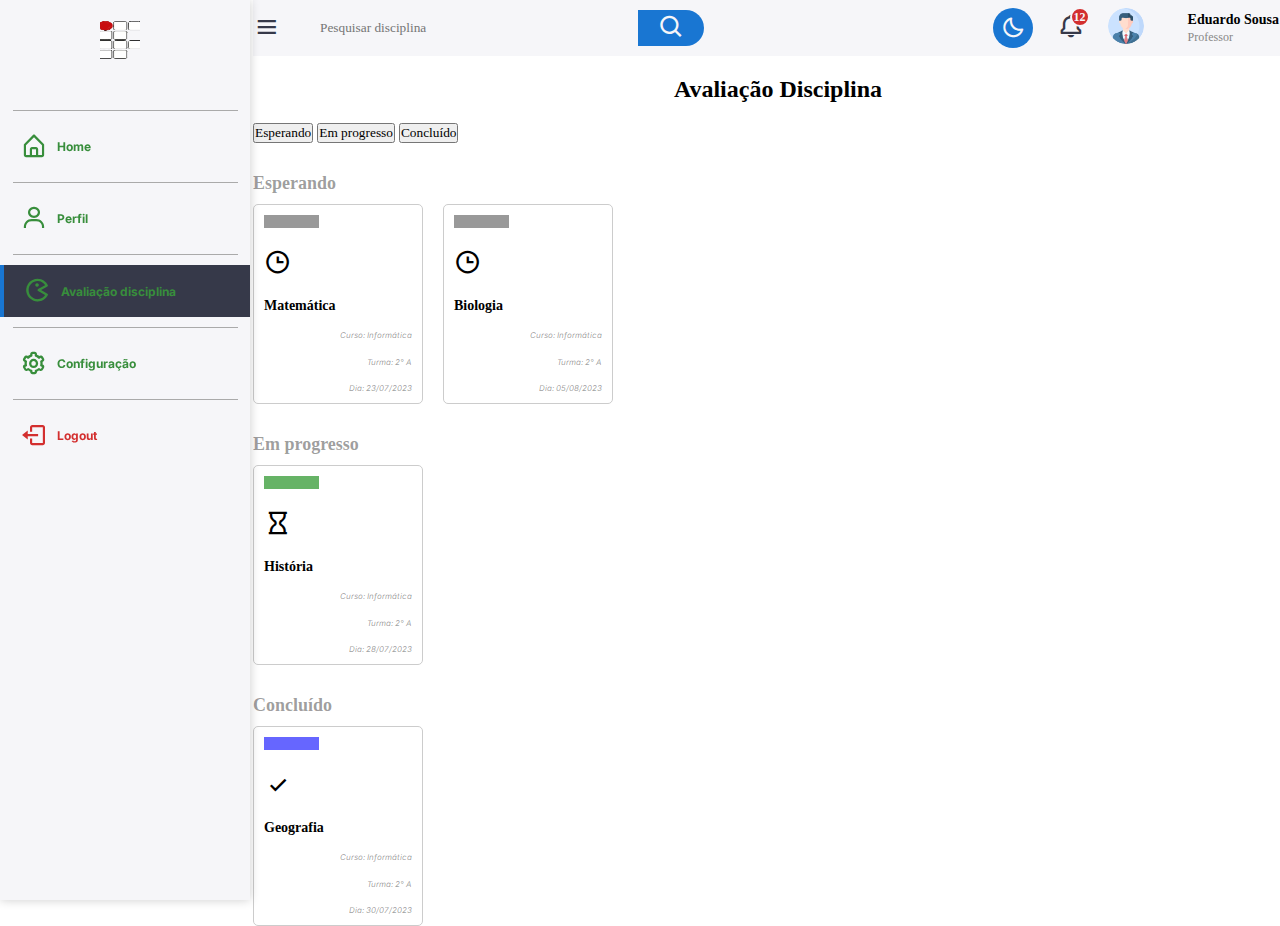
<file: tela_inicial/index.html>
<!DOCTYPE html>
<html lang="pt-br">

<head>
    <meta charset="UTF-8">
    <meta name="viewport" content="width=device-width, initial-scale=1.0">
    <link href='https://unpkg.com/boxicons@2.1.4/css/boxicons.min.css' rel='stylesheet'>
    <link rel="stylesheet" href="css/style.css">
    <link rel="stylesheet" href="css/global.css" />
    <script src="js/script.js"></script>

    <title>Avaliação disciplina</title>
</head>

<body>
    <header>
        <!--SideBar-->
        <div class="sidebar ">
            <div class="logo">
                <img class="logo-ifba-branca-1-icon" alt="" src="./img/logo-ifba-branca-1@2x.png" />
            </div>

            <div class="menu-group">
                <ul class="side-menu">
                    <div class="separator"></div>
                    <li><a href="#"><i class='bx bx-home-alt'></i>Home</a></li>

                    <div class="separator"></div>
                    <li><a href="#"><i class='bx bx-user'></i>Perfil</a></li>

                    <div class="separator"></div>
                    <li class="active"><a href="#"><i class='bx bx-game'></i>Avaliação disciplina</a></li>

                    <div class="separator"></div>
                    <li><a href="#"><i class='bx bx-cog'></i>Configuração</a></li>
                </ul>

                <ul class="side-menu">
                    <div class="separator"></div>
                    <li>
                        <a href="#" class="logout">
                            <i class='bx bx-log-out'></i>
                            Logout
                        </a>
                    </li>
                </ul>
            </div>
        </div>
    </header>
    <!--End of sidebar -->

    <!-- Main content -->
    <div class="content">

        <!--NavBar-->
        <nav>
            <i class="bx bx-menu"></i>
            <form action="#">

                <div class="form-input">
                    <input type="search" placeholder="Pesquisar disciplina">
                    <button class="search-btn" type="submit"><i class="bx bx-search"></i></button>
                </div>

            </form>

            <button id="theme-toggle" class="theme-toggle">
                <i class="bx bx-moon"></i>
            </button>

            <a href="#" class="notif">
                <i class="bx bx-bell"></i>
                <span class="count">12</span>
            </a>

            <a href="#" class="profile">
                <img src="img/profile.png" alt="Profile Image">
            </a>

            <!-- Professor Details -->
            <div class="professor-details">
                <span class="professor-name">Eduardo Sousa</span>
                <span class="professor-role">Professor</span>
            </div>


        </nav>
        <!--End of NavBar -->

        <main class="main-content">
            <div class="header">
                <div class="left">
                    <h1>Avaliação Disciplina</h1>
                </div>
            </div>

            <div class="tabs">
                <button class="tab active" onclick="changeSection('esperando')">Esperando</button>
                <button class="tab" onclick="changeSection('progresso')">Em progresso</button>
                <button class="tab" onclick="changeSection('concluido')">Concluído</button>
            </div>

            <!-- Seção "Esperando" -->
            <div class="section">
                <h2 class="section-title">Esperando</h2>
                <div class="cards-container">

                    <!-- Card de disciplina -->
                    <div class="card waiting-card">
                        <div class="status-bar waiting-bar"></div>
                        <i class="bx bx-time"></i>
                        <h3 class="subject-title">Matemática</h3>
                        <p class="subject-info">Curso: Informática</p>
                        <p class="subject-info">Turma: 2° A</p>
                        <p class="subject-info">Dia: 23/07/2023</p>
                    </div>

                    <!-- Card de disciplina -->
                    <div class="card waiting-card">
                        <div class="status-bar waiting-bar"></div>
                        <i class="bx bx-time"></i>
                        <h3 class="subject-title">Biologia</h3>
                        <p class="subject-info">Curso: Informática</p>
                        <p class="subject-info">Turma: 2° A</p>
                        <p class="subject-info">Dia: 05/08/2023</p>
                    </div>

                </div>
            </div>

            <!-- Seção "Em progresso" -->
            <div class="section">
                <h2 class="section-title">Em progresso</h2>
                <div class="cards-container">

                    <!-- Card de disciplina -->
                    <div class="card in-progress-card">
                        <div class="status-bar in-progress-bar"></div>
                        <i class="bx bx-hourglass"></i>
                        <h3 class="subject-title">História</h3>
                        <p class="subject-info">Curso: Informática</p>
                        <p class="subject-info">Turma: 2° A</p>
                        <p class="subject-info">Dia: 28/07/2023</p>
                    </div>

                </div>
            </div>

            <!-- Seção "Concluído" -->
            <div class="section">
                <h2 class="section-title">Concluído</h2>
                <div class="cards-container">

                    <!-- Card de disciplina -->
                    <div class="card completed-card">
                        <div class="status-bar completed-bar"></div>
                        <i class="bx bx-check"></i>
                        <h3 class="subject-title">Geografia</h3>
                        <p class="subject-info">Curso: Informática</p>
                        <p class="subject-info">Turma: 2° A</p>
                        <p class="subject-info">Dia: 30/07/2023</p>
                    </div>

                </div>
            </div>
        </main>


    </div>
    <script src="js/index.ts"></script>
</body>

</html>
</file>
<file: tela_inicial/css/style.css>
*{
    margin: 0;
    padding: 0;
    box-sizing: border-box;
    font-family: 'sans-serif';
}

.bx {
    font-size: 1.7rem;

}

a {
    text-decoration: none;
    
}

li {
    list-style: none;

}


body.dark {
    --light: #181a1e;
    --grey: #25252c;
    --dark: #fbfbfb;
}

body {
    background: var(--grey);
    overflow-x: hidden;
}


.menu-group {
    display: flex;
    flex-direction: column;
    justify-content: flex-start;
    margin-top: 80px; 
}

/* Sidebar styles */

.sidebar {
    position: fixed;
    top: 0;
    left: 0;
    background: var(--light);
    width: 250px;
    height: 100%;
    z-index: 2000;
    overflow-x: hidden;
    transition: all 0.3s ease;
    box-shadow: 0 0 10px rgba(0, 0, 0, 0.2); 
  }
  
  .sidebar .logo {
    display: flex;
    justify-content: center;
    align-items: center;
    height: 80px;
    background-color: var(--grey);
  }
  
  .sidebar .logo img {
    width: 40px;
    height: 40px;
    margin-right: 10px;
  }
  
  .sidebar .logo span {
    color: #fff;
    font-size: var(--font-size-xl);
    font-weight: bold;
    font-family: var(--font-inter);
  }
  
  .sidebar .menu-group {
    margin-top: 20px;
    padding: 0;
  }
  
  .sidebar .side-menu {
    list-style: none;
    padding: 0;
  }
  
  .sidebar .side-menu li {
    padding: 12px 20px;
    transition: background-color 0.3s;
    display: flex;
    align-items: center;
  }
  
  .sidebar .side-menu li.active {
    background-color: var(--dark);
    border-left: 4px solid var(--primary); 
    position: relative;
  }
  
  .sidebar .side-menu li.active::before{
    content: "";
    position: absolute;
    width: 40px;
    height: 48px;
    border-radius: 50%;
    right: 0;
    box-shadow: 20px 20px 0 var(--grey);
    z-index: -1;

  }
  .sidebar .side-menu li.active::after {
    content: "";
    position: absolute;
    width: 40px;
    height: 48px;
    border-radius: 50%;
    right: 0;
    box-shadow: 20px -20px 0 var(--grey);
    z-index: -1;
  }
  
  .sidebar .side-menu li.active::before {
    top: -20px;
  }
  
  .sidebar .side-menu li.active::after {
    bottom: -20px;
  }
  
  .sidebar .side-menu li a {
    color: var(--success);
    text-decoration: none;
    font-size: var(--font-size-xs);
    font-weight: bold;
    font-family: var(--font-inter);
    display: flex;
    align-items: center;
  }
  
  .sidebar .side-menu li a i {
    margin-right: 10px;
  }
  
  .sidebar .separator {
    background-color: var(--dark-grey); 
    border-top: 1px solid var(--dark-grey);
    box-sizing: border-box;
    width: 90%;
    height: 1px;
    margin: 10px auto;
  }

  .sidebar.side-menu li a{
    width: 100%;
    height: 100%;
    background: var(--light);
    display: flex;
    align-items: center;
    border-radius: 48px;
    font-size: 16px;
    color: var(--dark);
    white-space: nowrap;
    overflow-y: hidden;
    transition: all 0.3;
  }
  
  .sidebar.side-menu li :active a {
    color: var(--success);

  }

  
/*varificar*/
  .sidebar.close.side-menu li a {
    width: calc(48px - (4px * 2));
    transition: all 0.3s ease;
  }

  .sidebar.side-menu li a .bx{
    min-width: calc(60px - ((4px + 6px) * 2));
    display: flex;
    font-size: 1.6rem;
    justify-content: center;
  }
  
  .sidebar .side-menu li a.logout {
    color: var(--danger);
  }

/*Content */
.content {
    position: relative;
    width: calc(100% - 230px);
    left: 230px;
    transition: all 0.3s ease;
    margin: 0 23px;
}

@media (max-width: 768px) {
    .content {
        max-width: calc(100% - 60px);
        left: 60px;
    }

    .cards-container {
        flex-direction: column;
    }

    .card {
        width: 100%;
    }
}

.sidebar.close~.content {
    width: calc(100% - 60%);
    left: 60px;
}

/* Navbar*/

.content nav {
    height: 56px;
    background: var(--light);
    padding: 0 24px 0 0;
    display: flex;
    align-items: center;
    justify-content: space-between; 
    grid-gap: 24px;
    position: sticky;
    top: 0;
    left: 0;
    z-index: 1000;
    /*background: linear-gradient(to bottom, var(--light), var(--light-primary)); */
}

.content nav::backdrop {
    content: "";
    position: absolute;
    width: 40px;
    height: 40px;
    bottom: -40px;
    left: 0;
    border-radius: 50%;
    box-shadow: -20px -20px 0 var(--light);
}


.content nav a{
    color: var(--dark)
}

.content nav .bx.bx-menu {
    cursor: pointer;
    color: var(--dark)
}

.content nav form {
    max-width: 400px;
    width: 100%;
    margin-right: auto;
    flex-grow: 1; 
}

.content nav form .form-input{
    display: flex;
    align-items: center;
    height: 36px;
}

.content nav form .form-input input {
    flex-grow: 1;
    padding: 0 16px;
    height: 100%;
    border: none;
    background: var(--grey);
    border-radius: 36px 0 0 36px;
    outline: none;
    width: 100%;
    color: var(--dark);
    transition: background-color 0.3s ease;
}

.content nav form .form-input button {
    width: 80px;
    height: 100%;
    display: flex;
    justify-content: center;
    align-items: center;
    background: var(--primary);
    color: var(--light);
    transition: background-color 0.3s ease, color 0.3s ease;
    font-size: 18px;
    border: none;
    outline: none;
    border-radius: 0 36px 36px 0;
    cursor: pointer;
  
}

.content nav form .form-input button:hover {
    background: var(--light);
    color: var(--primary);
}

.content nav .theme-toggle {
    display: flex;
    align-items: center;
    justify-content: center;
    width: 40px;
    height: 40px;
    background: var(--primary);
    color: var(--light);
    border: none;
    border-radius: 50%;
    cursor: pointer;
    transition: background-color 0.3s ease, color 0.3s ease, transform 0.3s ease;
}

.content nav .theme-toggle i {
    font-size: 24px;
    transition: transform 0.3s ease;
}

.content nav .theme-toggle:hover {
    background-color: var(--light);
    color: var(--primary);
    transform: scale(1.1);
}

.content nav .theme-toggle:hover i {
    transform: rotate(180deg);
}


.content nav .notif{
    font-size: 20px;
    position: relative;
    flex-shrink: 0;
}

.content nav .notif .count {
    position: absolute;
    top: -6px;
    right: -6px;
    width: 20px;
    height: 20px;
    background: var(--danger);
    border-radius: 50%;
    color : var(--light);
    border: 2px solid var(--light);
    font-weight: 700;
    font-size: 12px;
    display: flex;
    align-items: center;
    justify-content: center;
    transition: background-color 0.3s ease, border-color 0.3s ease, color 0.3s ease;
}

.content nav .notif:hover .count {
    background-color: var(--light);
    border-color: var(--primary);
    color: var(--primary);
}


.content nav .profile img {
    width: 36px;
    height: 36px;
    object-fit: cover;
    border-radius: 50%;
    flex-shrink: 0;
    transition: transform 0.3s ease;
}

.content nav .profile:hover img {
    transform: scale(1.05);
}


.content nav .professor-details {
    display: flex;
    flex-direction: column;
    justify-content: center;
    margin-left: 20px;
}

.content nav .professor-name {
    font-weight: bold;
    font-size: 14px;
    margin-bottom: 2px;
}

.content nav .professor-role {
    font-size: 12px;
    color: #888888;
}

.content nav .right-section {
    display: flex;
    align-items: center;
    grid-gap: 20px;
}

/*end of navbar*/


/* Main*/
.main-content {
    font-family: Arial, sans-serif;
    overflow-y: auto;
}

.header {
    display: flex;
    justify-content: center;
    align-items: center;
    padding: 20px;
}

.header h1 {
    font-size: 24px;
}

.section {
    margin-top: 30px;
}

.section-title {
    font-size: 18px;
    font-weight: bold;
    margin-bottom: 10px;
    color: rgba(0, 0, 0, 0.40);
}


.cards-container {
    display: flex;
    flex-wrap: wrap;
    gap: 20px;
  
}


.card {
    border: 1px solid #ccc;
    border-radius: 5px;
    padding: 10px;
    width: 170px;
    /* Ajuste a altura conforme necessário */
    height: 200px;
    display: flex;
    flex-direction: column;
    justify-content: space-between;
}

.subject-title {
    font-size: 14px;
    font-weight: bold;
    margin-top: 5px;
}

.subject-info {
    font-size: 8px;
    color: rgba(0, 0, 0, 0.40);
    text-align: right;
    font-family: Inter;
    font-style: italic;
    font-weight: 400;
    line-height: normal;
}

.status-bar {
    width: 55px;
    height: 13px;
    flex-shrink: 0;
    margin-bottom: 5px;
}

.waiting-bar {
    background-color: rgba(0, 0, 0, 0.40);
}

.in-progress-bar {
    background-color: rgba(0, 128, 0, 0.60);
}

.completed-bar {
    background-color: rgba(0, 0, 255, 0.60);
}
</file>
<file: tela_inicial/css/global.css>
@import url('https://fonts.googleapis.com/css2?family=Inter:ital,wght@0,400;0,500;0,700;1,300;1,400;1,600&display=swap');

body {
    margin: 0;
    line-height: normal;
  }

  
  :root {
    /* fonts */
    --font-inter: Inter;
  
    /* font sizes */
    --font-size-mini: 15px;
    --font-size-3xs: 10px;
    --font-size-5xs: 8px;
    --font-size-xl: 20px;
    --font-size-xs: 12px;

    /* Colors */
    --light : #f6f6f9;
    --primary: #1976D2;
    --light-primary: #CFE8FF;
    --greey: #eee;
    --dark-grey: #AAAAAA;
    --dark: #363949;
    --danger: #d32f2f;
    --light-danger: #fecdd3;
    --warning: #fbc02d;
    --light-warning: #fff2c6;
    --success: #388e3c;
    --light-sucess: #BBF7D0;
    
    /* border radiuses */
    --br-8xs: 5px;
    --br-3xs: 10px;
    --br-xl: 20px;
  }
</file>
